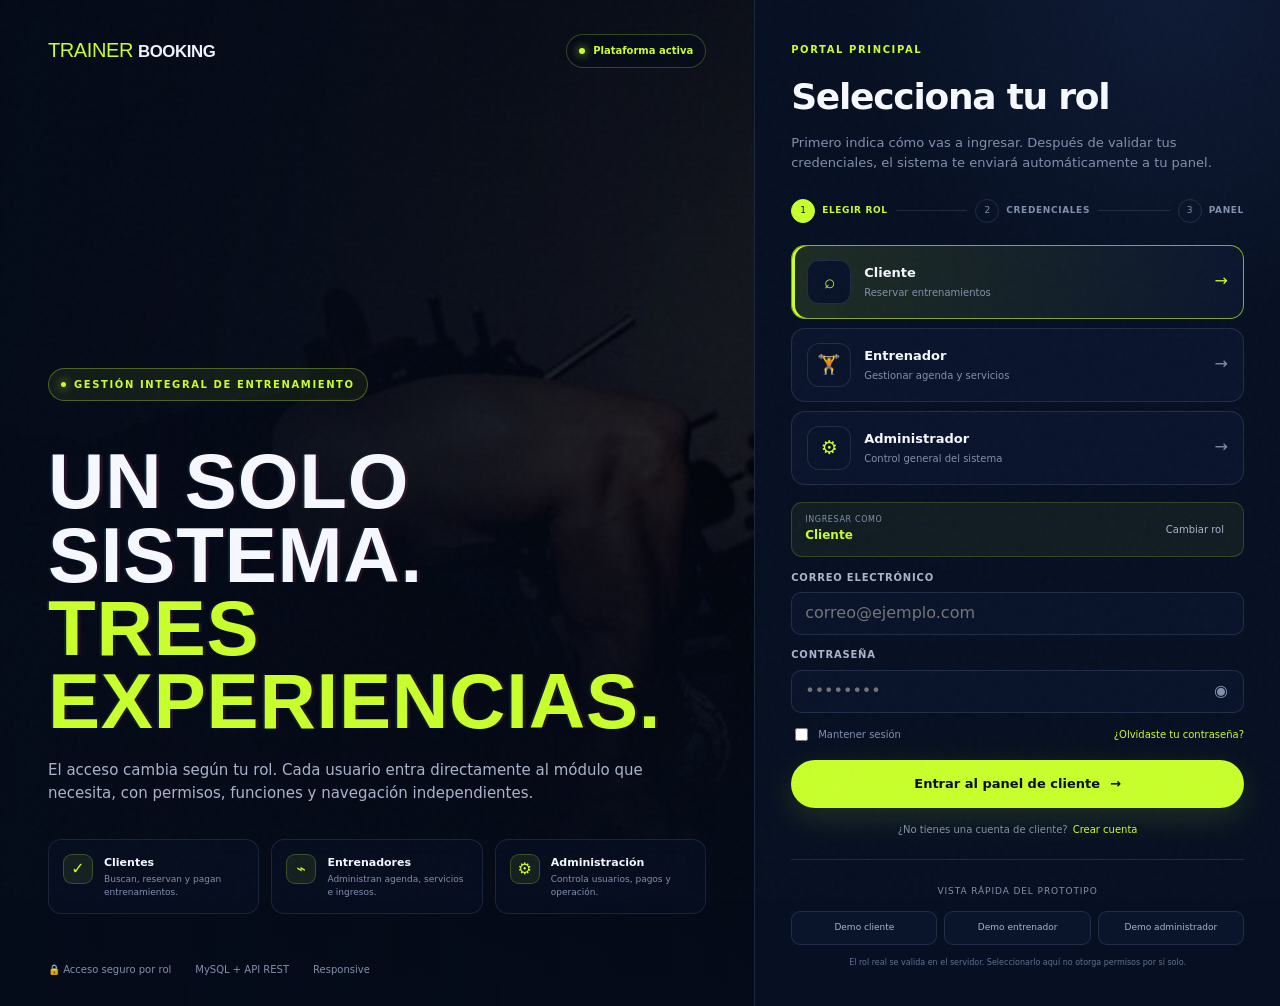
<file: trainer-booking-frontend/index.html>
<!doctype html>
<html lang="es">
<head>
  <meta charset="UTF-8" />
  <meta name="viewport" content="width=device-width, initial-scale=1.0" />
  <meta name="description" content="Acceso por roles a Trainer Booking: cliente, entrenador o administrador." />
  <meta name="theme-color" content="#050b19" />
  <title>Acceso | Trainer Booking</title>
  <link rel="icon" href="data:image/svg+xml,<svg xmlns=%22http://www.w3.org/2000/svg%22 viewBox=%220 0 100 100%22><rect width=%22100%22 height=%22100%22 rx=%2220%22 fill=%22%23c8ff2c%22/><path d=%22M22 44h12v-8h8v28h-8v-8H22zm56 0H66v-8h-8v28h8v-8h12zM42 46h16v8H42z%22 fill=%22%23050b19%22/></svg>" />
  <link rel="stylesheet" href="assets/css/styles.css" />
  <link rel="stylesheet" href="assets/css/portal.css" />
</head>
<body class="portal-body">
  <div class="noise" aria-hidden="true"></div>
  <main class="access-shell">
    <section class="access-visual" aria-label="Presentación de Trainer Booking">
      <img src="assets/images/hero-athlete.jpg" alt="Atleta entrenando" />
      <div class="access-visual-shade"></div>
      <div class="access-brand-row">
        <a class="brand" href="index.html"><span>TRAINER</span><strong>BOOKING</strong></a>
        <span class="system-pill"><i></i> Plataforma activa</span>
      </div>
      <div class="access-copy">
        <div class="eyebrow"><span></span> Gestión integral de entrenamiento</div>
        <h1>UN SOLO SISTEMA.<br><em>TRES EXPERIENCIAS.</em></h1>
        <p>El acceso cambia según tu rol. Cada usuario entra directamente al módulo que necesita, con permisos, funciones y navegación independientes.</p>
        <div class="access-features">
          <div><i>✓</i><span><strong>Clientes</strong><small>Buscan, reservan y pagan entrenamientos.</small></span></div>
          <div><i>⌁</i><span><strong>Entrenadores</strong><small>Administran agenda, servicios e ingresos.</small></span></div>
          <div><i>⚙</i><span><strong>Administración</strong><small>Controla usuarios, pagos y operación.</small></span></div>
        </div>
      </div>
      <div class="access-trust"><span>🔒 Acceso seguro por rol</span><span>MySQL + API REST</span><span>Responsive</span></div>
    </section>

    <section class="access-panel">
      <div class="access-panel-inner">
        <div class="mobile-brand"><a class="brand" href="index.html"><span>TRAINER</span><strong>BOOKING</strong></a></div>
        <div class="access-heading">
          <span class="section-kicker">Portal principal</span>
          <h2>Selecciona tu rol</h2>
          <p>Primero indica cómo vas a ingresar. Después de validar tus credenciales, el sistema te enviará automáticamente a tu panel.</p>
        </div>

        <div class="access-progress" aria-label="Proceso de acceso">
          <div class="active"><span>1</span><small>Elegir rol</small></div>
          <i></i>
          <div><span>2</span><small>Credenciales</small></div>
          <i></i>
          <div><span>3</span><small>Panel</small></div>
        </div>

        <div class="role-grid" id="roleGrid">
          <button class="role-card selected" type="button" data-role="CLIENTE">
            <span class="role-icon">⌕</span>
            <span><strong>Cliente</strong><small>Reservar entrenamientos</small></span>
            <i>→</i>
          </button>
          <button class="role-card" type="button" data-role="ENTRENADOR">
            <span class="role-icon">🏋</span>
            <span><strong>Entrenador</strong><small>Gestionar agenda y servicios</small></span>
            <i>→</i>
          </button>
          <button class="role-card" type="button" data-role="ADMINISTRADOR">
            <span class="role-icon">⚙</span>
            <span><strong>Administrador</strong><small>Control general del sistema</small></span>
            <i>→</i>
          </button>
        </div>

        <div class="selected-role-bar">
          <div><span>Ingresar como</span><strong id="selectedRoleLabel">Cliente</strong></div>
          <button type="button" data-action="change-role">Cambiar rol</button>
        </div>

        <form id="portalLoginForm" class="portal-form" novalidate>
          <input type="hidden" name="rol" id="selectedRole" value="CLIENTE" />
          <label class="field field-full"><span>Correo electrónico</span><input type="email" name="correo" required autocomplete="username" placeholder="correo@ejemplo.com" /></label>
          <label class="field field-full"><span>Contraseña</span><div class="password-control"><input type="password" name="password" required minlength="8" autocomplete="current-password" placeholder="••••••••" /><button type="button" data-action="toggle-password" aria-label="Mostrar contraseña">◉</button></div></label>
          <div class="form-options"><label><input type="checkbox" name="remember" /> Mantener sesión</label><button type="button" data-action="forgot-password">¿Olvidaste tu contraseña?</button></div>
          <button class="btn btn-primary btn-full access-submit" type="submit">Entrar al panel de cliente <span>→</span></button>
        </form>

        <div class="role-register" id="roleRegister">
          <span>¿No tienes una cuenta de cliente?</span>
          <button type="button" data-action="open-role-register">Crear cuenta</button>
        </div>

        <div class="demo-access">
          <span>Vista rápida del prototipo</span>
          <div><button data-demo-role="CLIENTE">Demo cliente</button><button data-demo-role="ENTRENADOR">Demo entrenador</button><button data-demo-role="ADMINISTRADOR">Demo administrador</button></div>
        </div>
        <p class="security-note">El rol real se valida en el servidor. Seleccionarlo aquí no otorga permisos por sí solo.</p>
      </div>
    </section>
  </main>

  <div class="modal-root" id="modalRoot" aria-live="polite"></div>
  <div class="toast-region" id="toastRegion" aria-live="assertive"></div>
  <script>window.TRAINER_BOOKING_CONFIG={apiBase:'http://localhost:8081/api',demoFallback:true};</script>
  <script type="module" src="assets/js/portal.js"></script>
</body>
</html>
</file>
<file: trainer-booking-frontend/assets/css/styles.css>
:root {
  --bg: #050b19;
  --bg-2: #081126;
  --surface: #0d1731;
  --surface-2: #111e3e;
  --surface-3: #172448;
  --line: rgba(139, 159, 205, .18);
  --text: #f6f8ff;
  --muted: #8290ad;
  --muted-2: #a9b5cc;
  --lime: #c8ff2c;
  --lime-2: #a9e900;
  --lime-soft: rgba(200, 255, 44, .09);
  --danger: #ff687b;
  --warning: #ffc857;
  --shadow: 0 24px 70px rgba(0, 0, 0, .38);
  --radius: 18px;
  --container: 1180px;
}

* { box-sizing: border-box; }
html { scroll-behavior: smooth; }
body {
  margin: 0;
  min-width: 320px;
  color: var(--text);
  background: var(--bg);
  font-family: Inter, ui-sans-serif, system-ui, -apple-system, BlinkMacSystemFont, "Segoe UI", sans-serif;
  line-height: 1.55;
  overflow-x: hidden;
}
body.modal-open { overflow: hidden; }
button, input, select, textarea { font: inherit; }
button { color: inherit; }
a { color: inherit; text-decoration: none; }
img { display: block; max-width: 100%; }

.noise {
  position: fixed;
  inset: 0;
  opacity: .035;
  z-index: 30;
  pointer-events: none;
  background-image: url("data:image/svg+xml,%3Csvg viewBox='0 0 200 200' xmlns='http://www.w3.org/2000/svg'%3E%3Cfilter id='n'%3E%3CfeTurbulence type='fractalNoise' baseFrequency='.85' numOctaves='4' stitchTiles='stitch'/%3E%3C/filter%3E%3Crect width='100%25' height='100%25' filter='url(%23n)' opacity='.55'/%3E%3C/svg%3E");
}
.container { width: min(var(--container), calc(100% - 48px)); margin-inline: auto; }

.site-header {
  position: sticky;
  top: 0;
  z-index: 40;
  background: rgba(5, 11, 25, .84);
  border-bottom: 1px solid rgba(255,255,255,.055);
  backdrop-filter: blur(18px);
}
.nav-wrap { height: 70px; display: flex; align-items: center; justify-content: space-between; gap: 28px; }
.brand { display: inline-flex; align-items: baseline; gap: 5px; font-family: Impact, Haettenschweiler, "Arial Narrow Bold", sans-serif; letter-spacing: -.02em; font-size: 20px; white-space: nowrap; }
.brand span { color: var(--lime); }
.brand strong { color: #f0f3fb; font-weight: 800; font-size: .84em; }
.desktop-nav { display: flex; align-items: center; gap: 34px; margin-left: auto; }
.desktop-nav a, .link-button { color: var(--muted-2); font-size: 13px; transition: .2s ease; }
.desktop-nav a:hover, .link-button:hover { color: white; }
.nav-actions { display: flex; align-items: center; gap: 19px; }
.link-button { border: 0; background: none; padding: 0; cursor: pointer; }
.menu-button { display: none; width: 40px; height: 40px; background: transparent; border: 0; padding: 8px; cursor: pointer; }
.menu-button span { display: block; height: 2px; background: #e9edf8; margin: 5px 0; border-radius: 3px; }
.mobile-nav { display: none; }

.btn {
  min-height: 48px;
  padding: 0 24px;
  border: 1px solid transparent;
  border-radius: 999px;
  display: inline-flex;
  align-items: center;
  justify-content: center;
  gap: 10px;
  cursor: pointer;
  font-weight: 800;
  font-size: 13px;
  transition: transform .2s ease, border-color .2s ease, background .2s ease, box-shadow .2s ease;
}
.btn:hover { transform: translateY(-2px); }
.btn:disabled { opacity: .45; cursor: not-allowed; transform: none; }
.btn-primary { background: var(--lime); color: #071018; box-shadow: 0 10px 30px rgba(200,255,44,.13); }
.btn-primary:hover { background: #d4ff58; box-shadow: 0 14px 34px rgba(200,255,44,.23); }
.btn-secondary { background: #102049; border-color: rgba(121, 151, 224, .2); color: #f4f7ff; }
.btn-outline { background: transparent; border-color: rgba(180, 195, 225, .2); color: var(--muted-2); }
.btn-outline:hover { border-color: rgba(200,255,44,.45); color: var(--lime); }
.btn-small { min-height: 38px; padding-inline: 17px; font-size: 12px; }
.btn-card { min-height: 36px; padding: 0 16px; font-size: 11px; }
.btn-full { width: 100%; }

.hero {
  min-height: 720px;
  position: relative;
  display: flex;
  align-items: center;
  border-bottom: 1px solid var(--line);
  overflow: hidden;
  background:
    radial-gradient(circle at 20% 25%, rgba(59, 86, 159, .16), transparent 32%),
    linear-gradient(180deg, #070e1e, #050b19);
}
.hero::after {
  content: "";
  position: absolute;
  inset: auto 0 0;
  height: 170px;
  background: linear-gradient(transparent, var(--bg));
  pointer-events: none;
}
.hero-image {
  position: absolute;
  top: 0;
  right: 0;
  bottom: 0;
  left: 36%;
  width: 64%;
  height: 100%;
  object-fit: cover;
  object-position: center;
  opacity: .76;
  filter: saturate(.75) contrast(1.14);
}
.hero-shade {
  position: absolute;
  inset: 0;
  background:
    linear-gradient(90deg, var(--bg) 0%, rgba(5, 11, 25, .98) 22%, rgba(5,11,25,.78) 51%, rgba(5,11,25,.25) 78%, rgba(5,11,25,.54) 100%),
    linear-gradient(180deg, rgba(5,11,25,.1), rgba(5,11,25,.35));
}
.hero-content { position: relative; z-index: 2; padding-block: 90px 70px; }
.eyebrow, .section-kicker {
  color: var(--lime);
  font-size: 10px;
  letter-spacing: .16em;
  font-weight: 900;
  text-transform: uppercase;
}
.eyebrow { display: inline-flex; align-items: center; gap: 8px; padding: 8px 12px; border: 1px solid rgba(200,255,44,.32); border-radius: 999px; background: rgba(200,255,44,.07); margin-bottom: 24px; }
.eyebrow span { width: 5px; height: 5px; border-radius: 50%; background: var(--lime); box-shadow: 0 0 10px var(--lime); }
.hero h1, .section-heading h2, .cta-card h2 {
  margin: 0;
  max-width: 720px;
  font-family: Impact, Haettenschweiler, "Arial Narrow Bold", sans-serif;
  font-size: clamp(58px, 7.4vw, 108px);
  line-height: .93;
  letter-spacing: .008em;
  text-transform: uppercase;
  font-weight: 900;
  text-wrap: balance;
  text-shadow: 3px 0 rgba(255, 64, 114, .14), -2px 0 rgba(56, 190, 255, .14);
}
.hero h1 em { color: var(--lime); font-style: normal; }
.hero-copy { max-width: 560px; margin: 24px 0 0; color: var(--muted-2); font-size: 15px; }
.hero-actions { display: flex; gap: 12px; margin-top: 31px; }
.hero-proof { display: flex; align-items: center; gap: 16px; margin-top: 45px; color: var(--muted); font-size: 10px; }
.avatar-stack { display: flex; padding-left: 8px; }
.avatar-stack img { width: 32px; height: 32px; border-radius: 50%; object-fit: cover; border: 2px solid var(--bg); margin-left: -8px; }
.stars { color: var(--lime); letter-spacing: 1px; font-size: 9px; }
.hero-proof strong { color: var(--muted-2); font-size: 9px; }
.proof-divider { width: 1px; height: 34px; background: var(--line); }
.proof-item { display: flex; align-items: center; gap: 7px; white-space: nowrap; }
.proof-item i { width: 27px; height: 27px; display: grid; place-items: center; font-style: normal; color: var(--lime); border: 1px solid rgba(200,255,44,.25); border-radius: 50%; background: var(--lime-soft); }

.section { padding: 110px 0; position: relative; }
.section-heading { margin-bottom: 48px; }
.section-heading h2 { font-size: clamp(48px, 5.2vw, 76px); line-height: .95; margin: 12px 0 18px; max-width: 680px; }
.section-heading p { color: var(--muted); max-width: 480px; margin: 0; font-size: 14px; }
.split-heading { display: flex; justify-content: space-between; align-items: flex-end; gap: 50px; }
.split-heading .btn { margin-bottom: 6px; }
.trainers-section { background: linear-gradient(180deg, var(--bg), #071023 54%, var(--bg)); }

.filters {
  display: grid;
  grid-template-columns: 1.6fr .8fr .8fr auto;
  gap: 12px;
  align-items: end;
  margin: -12px 0 24px;
  padding: 16px;
  border: 1px solid var(--line);
  background: rgba(13, 23, 49, .55);
  border-radius: 15px;
}
.filters label, .field { display: flex; flex-direction: column; gap: 7px; }
.filters label span, .field > span { color: var(--muted-2); font-size: 10px; font-weight: 800; text-transform: uppercase; letter-spacing: .08em; }
.filters input, .filters select, .field input, .field select, .field textarea {
  width: 100%;
  min-height: 43px;
  padding: 0 13px;
  border: 1px solid var(--line);
  border-radius: 10px;
  color: var(--text);
  background: #091329;
  outline: none;
  transition: border-color .2s ease, box-shadow .2s ease;
}
.field textarea { min-height: 92px; padding-block: 11px; resize: vertical; }
.filters input:focus, .filters select:focus, .field input:focus, .field select:focus, .field textarea:focus { border-color: rgba(200,255,44,.6); box-shadow: 0 0 0 3px rgba(200,255,44,.07); }
.filter-reset { height: 43px; border: 0; background: transparent; color: var(--muted); cursor: pointer; font-size: 12px; padding-inline: 10px; }
.filter-reset:hover { color: var(--lime); }

.trainer-grid { display: grid; grid-template-columns: repeat(4, minmax(0, 1fr)); gap: 18px; }
.trainer-card { border: 1px solid var(--line); background: var(--surface); border-radius: var(--radius); overflow: hidden; min-width: 0; transition: transform .25s ease, border-color .25s ease, box-shadow .25s ease; }
.trainer-card:hover { transform: translateY(-7px); border-color: rgba(200,255,44,.28); box-shadow: var(--shadow); }
.trainer-photo { position: relative; height: 210px; overflow: hidden; background: #121c36; }
.trainer-photo img { width: 100%; height: 100%; object-fit: cover; transition: transform .5s ease; }
.trainer-card:hover .trainer-photo img { transform: scale(1.035); }
.photo-shade { position: absolute; inset: 0; background: linear-gradient(180deg, transparent 35%, rgba(13,23,49,.88)); }
.availability-dot, .rating-pill { position: absolute; top: 12px; z-index: 2; padding: 5px 8px; background: rgba(7,13,27,.75); border: 1px solid rgba(255,255,255,.12); backdrop-filter: blur(8px); border-radius: 999px; font-size: 9px; font-weight: 800; }
.availability-dot { left: 12px; color: var(--lime); }
.availability-dot i, .profile-status i, .api-badge i { display: inline-block; width: 5px; height: 5px; border-radius: 50%; background: var(--lime); margin-right: 5px; box-shadow: 0 0 8px rgba(200,255,44,.9); }
.rating-pill { right: 12px; color: #f6f8ff; }
.trainer-body { padding: 16px; }
.trainer-body h3 { margin: 0 0 4px; font-size: 15px; }
.trainer-body > p { color: var(--muted); font-size: 10px; line-height: 1.55; min-height: 47px; margin: 0 0 10px; }
.trainer-meta { display: flex; justify-content: space-between; color: #8794af; font-size: 9px; }
.tag-list { display: flex; flex-wrap: wrap; gap: 6px; margin: 12px 0; }
.tag-list span, .profile-tags span { padding: 5px 8px; border-radius: 999px; border: 1px solid rgba(154,173,215,.18); background: rgba(104,128,185,.07); color: #97a5c3; font-size: 9px; }
.next-slot { display: flex; align-items: center; gap: 9px; background: rgba(200,255,44,.07); border: 1px solid rgba(200,255,44,.18); padding: 9px; border-radius: 9px; }
.next-slot i { color: var(--lime); font-style: normal; }
.next-slot strong, .next-slot small { display: block; }
.next-slot strong { color: var(--lime); font-size: 9px; }
.next-slot small { color: var(--muted); font-size: 8px; }
.trainer-footer { display: flex; align-items: flex-end; justify-content: space-between; margin-top: 13px; }
.trainer-footer small, .trainer-footer strong { display: block; }
.trainer-footer small { color: var(--muted); font-size: 8px; }
.trainer-footer strong { font-size: 14px; }
.empty-state { border: 1px dashed var(--line); border-radius: var(--radius); padding: 36px; color: var(--muted); text-align: center; }

.services-section { border-top: 1px solid var(--line); border-bottom: 1px solid var(--line); }
.service-heading { display: grid; grid-template-columns: 1fr .75fr; align-items: center; gap: 80px; }
.service-heading p { justify-self: end; }
.services-grid { display: grid; grid-template-columns: 1.05fr 1fr 1fr; grid-template-rows: repeat(2, 250px); gap: 16px; }
.service-card { position: relative; display: flex; flex-direction: column; overflow: hidden; border: 1px solid var(--line); background: var(--surface); border-radius: 15px; transition: transform .25s ease, border-color .25s ease; }
.service-card:hover { transform: translateY(-5px); border-color: rgba(200,255,44,.28); }
.service-large { grid-row: 1 / span 2; }
.service-image { position: relative; height: 102px; overflow: hidden; flex: none; }
.service-large .service-image { height: 240px; }
.service-image img { width: 100%; height: 100%; object-fit: cover; }
.service-image::after { content: ""; position: absolute; inset: 0; background: linear-gradient(transparent, rgba(13,23,49,.6)); }
.service-image span { position: absolute; top: 10px; left: 10px; z-index: 1; color: var(--lime); background: rgba(5,11,25,.78); border: 1px solid rgba(200,255,44,.25); padding: 5px 8px; border-radius: 999px; font-size: 8px; }
.service-content { display: flex; flex-direction: column; flex: 1; padding: 13px 15px; min-height: 0; }
.service-content > i { width: 28px; height: 28px; display: grid; place-items: center; background: var(--lime-soft); border: 1px solid rgba(200,255,44,.18); color: var(--lime); border-radius: 8px; font-style: normal; margin-bottom: 8px; }
.service-content h3 { margin: 0 0 4px; font-size: 13px; text-transform: uppercase; font-weight: 900; }
.service-large .service-content h3 { font-family: Impact, Haettenschweiler, "Arial Narrow Bold", sans-serif; font-size: 24px; letter-spacing: .02em; }
.service-content p { margin: 0; color: var(--muted); font-size: 9px; line-height: 1.5; }
.service-footer { margin-top: auto; padding-top: 9px; border-top: 1px solid var(--line); display: flex; align-items: center; justify-content: space-between; gap: 10px; }
.service-footer strong { font-size: 10px; }
.service-footer button { border: 1px solid rgba(200,255,44,.4); background: transparent; color: var(--lime); border-radius: 999px; padding: 5px 10px; cursor: pointer; font-size: 9px; }

.benefits-section { background: radial-gradient(circle at 70% 18%, rgba(46,73,144,.16), transparent 35%); }
.benefits-top { display: grid; grid-template-columns: .9fr 1.15fr; gap: 100px; align-items: center; }
.benefits-top h2 { margin: 13px 0 18px; font-family: Impact, Haettenschweiler, "Arial Narrow Bold", sans-serif; text-transform: uppercase; font-size: clamp(47px, 5.2vw, 74px); line-height: .96; }
.benefits-top > div:first-child > p { max-width: 470px; color: var(--muted); font-size: 14px; margin: 0 0 24px; }
.benefit-list { display: grid; gap: 14px; }
.benefit-list article { display: flex; gap: 16px; padding: 18px; border: 1px solid var(--line); background: var(--surface); border-radius: 14px; }
.benefit-list article > i, .feature-grid article > i { width: 42px; height: 42px; display: grid; place-items: center; border: 1px solid rgba(200,255,44,.22); color: var(--lime); background: var(--lime-soft); border-radius: 10px; flex: none; font-style: normal; }
.benefit-list h3, .feature-grid h3 { margin: 0 0 5px; font-size: 14px; }
.benefit-list p, .feature-grid p { margin: 0; color: var(--muted); font-size: 11px; }
.feature-grid { display: grid; grid-template-columns: repeat(3, 1fr); gap: 16px; margin-top: 38px; }
.feature-grid article { padding: 22px; border: 1px solid var(--line); border-radius: 14px; background: rgba(13,23,49,.86); }
.feature-grid article > i { margin-bottom: 18px; }

.process-section { border-top: 1px solid var(--line); background: linear-gradient(180deg, #071023, var(--bg)); }
.centered { text-align: center; }
.centered h2, .centered p { margin-inline: auto; }
.process-grid { display: grid; grid-template-columns: repeat(4, 1fr); gap: 16px; }
.process-grid article { position: relative; border: 1px solid var(--line); background: var(--surface); border-radius: 16px; padding: 25px; min-height: 210px; }
.process-grid article > span { position: absolute; right: 18px; top: 13px; font-family: Impact, sans-serif; font-size: 35px; color: rgba(200,255,44,.09); }
.process-grid i { width: 42px; height: 42px; display: grid; place-items: center; border-radius: 11px; color: var(--lime); background: var(--lime-soft); border: 1px solid rgba(200,255,44,.18); font-style: normal; }
.process-grid h3 { margin: 26px 0 8px; }
.process-grid p { margin: 0; color: var(--muted); font-size: 12px; }

.cta-section { padding: 30px 0 110px; }
.cta-card { display: flex; align-items: center; justify-content: space-between; gap: 60px; padding: 56px; border: 1px solid rgba(200,255,44,.22); border-radius: 24px; background: radial-gradient(circle at 85% 15%, rgba(200,255,44,.1), transparent 30%), var(--surface); }
.cta-card h2 { font-size: clamp(40px, 5vw, 65px); margin-top: 12px; }
.footer { padding: 70px 0 20px; border-top: 1px solid var(--line); background: #030815; }
.footer-grid { display: grid; grid-template-columns: 1.5fr repeat(3, 1fr); gap: 55px; }
.footer-grid p { max-width: 310px; color: var(--muted); font-size: 12px; }
.footer h4 { margin: 0 0 15px; font-size: 12px; text-transform: uppercase; letter-spacing: .1em; }
.footer-grid > div:not(:first-child) { display: flex; flex-direction: column; align-items: flex-start; gap: 9px; }
.footer a, .footer button, .footer span { color: var(--muted); font-size: 12px; }
.footer button { border: 0; padding: 0; background: none; cursor: pointer; }
.footer a:hover, .footer button:hover { color: var(--lime); }
.footer-bottom { display: flex; justify-content: space-between; border-top: 1px solid var(--line); margin-top: 48px; padding-top: 18px; }
.footer-bottom span { font-size: 10px; }

.api-badge { position: fixed; left: 14px; bottom: 14px; z-index: 35; display: flex; align-items: center; padding: 7px 10px; border: 1px solid rgba(255,200,87,.25); border-radius: 999px; background: rgba(5,11,25,.84); color: #d5b467; font-size: 9px; backdrop-filter: blur(10px); }
.api-badge i { background: var(--warning); box-shadow: 0 0 8px var(--warning); }
.api-badge.live { color: var(--lime); border-color: rgba(200,255,44,.25); }
.api-badge.live i { background: var(--lime); }

.modal-root:empty { display: none; }
.modal-backdrop { position: fixed; inset: 0; z-index: 80; background: rgba(1,5,13,.76); backdrop-filter: blur(9px); }
.modal { position: fixed; top: 50%; left: 50%; z-index: 81; width: min(560px, calc(100% - 30px)); max-height: min(90vh, 900px); overflow: auto; transform: translate(-50%, -47%) scale(.98); opacity: 0; transition: .2s ease; background: #091329; border: 1px solid rgba(153,174,221,.2); border-radius: 22px; box-shadow: 0 35px 100px rgba(0,0,0,.65); }
.modal.visible { transform: translate(-50%, -50%) scale(1); opacity: 1; }
.modal-wide { width: min(900px, calc(100% - 30px)); }
.modal-close { position: absolute; right: 15px; top: 15px; z-index: 5; width: 34px; height: 34px; border-radius: 50%; border: 1px solid rgba(255,255,255,.12); background: rgba(5,11,25,.68); color: white; cursor: pointer; font-size: 22px; line-height: 1; }
.modal::-webkit-scrollbar { width: 8px; }
.modal::-webkit-scrollbar-thumb { background: #243252; border-radius: 10px; }

.profile-hero { height: 320px; position: relative; overflow: hidden; }
.profile-hero img { width: 100%; height: 100%; object-fit: cover; }
.profile-gradient { position: absolute; inset: 0; background: linear-gradient(180deg, transparent 20%, #091329); }
.profile-status { position: absolute; left: 26px; top: 24px; padding: 7px 10px; color: var(--lime); border: 1px solid rgba(200,255,44,.24); background: rgba(5,11,25,.7); border-radius: 999px; font-size: 9px; }
.profile-content { padding: 0 30px 32px; margin-top: -35px; position: relative; }
.profile-title { display: flex; justify-content: space-between; gap: 24px; align-items: flex-start; }
.profile-title > div:first-child > span, .booking-head > span, .dashboard-head span, .success-modal > span { color: var(--lime); font-size: 9px; font-weight: 900; text-transform: uppercase; letter-spacing: .12em; }
.profile-title h2, .booking-head h2, .dashboard-head h2, .success-modal h2 { margin: 7px 0 6px; font-size: 30px; line-height: 1.1; }
.profile-title p, .booking-head p, .dashboard-head p, .success-modal p { color: var(--muted); font-size: 12px; margin: 0; max-width: 600px; }
.profile-score { text-align: right; flex: none; }
.profile-score strong, .profile-score small { display: block; }
.profile-score strong { color: var(--lime); font-size: 18px; }
.profile-score small { color: var(--muted); font-size: 9px; }
.profile-stats { display: grid; grid-template-columns: repeat(3, 1fr); gap: 10px; margin: 25px 0 15px; }
.profile-stats > div { padding: 15px; text-align: center; border: 1px solid var(--line); background: var(--surface); border-radius: 11px; }
.profile-stats strong, .profile-stats span { display: block; }
.profile-stats strong { color: var(--lime); font-size: 20px; }
.profile-stats span { color: var(--muted); font-size: 9px; }
.profile-tags { display: flex; flex-wrap: wrap; gap: 7px; }
.modal-section-title { font-size: 14px; margin: 28px 0 12px; }
.profile-services { display: grid; gap: 10px; }
.profile-services article { display: flex; justify-content: space-between; gap: 18px; padding: 17px; border: 1px solid var(--line); border-radius: 12px; background: var(--surface); }
.profile-services article > div:last-child { display: flex; flex-direction: column; align-items: flex-end; justify-content: space-between; flex: none; }
.profile-services span { color: var(--lime); font-size: 8px; }
.profile-services h4 { margin: 4px 0; font-size: 14px; }
.profile-services p, .profile-services small { color: var(--muted); font-size: 9px; margin: 0; }
.profile-services strong { font-size: 14px; }

.booking-modal, .auth-modal, .success-modal, .dashboard-modal { padding: 30px; }
.booking-steps { display: flex; align-items: center; margin-bottom: 28px; padding-right: 45px; }
.booking-steps > div { display: flex; align-items: center; flex: 1; position: relative; }
.booking-steps > div:not(:last-child)::after { content: ""; height: 1px; flex: 1; background: var(--line); margin: 0 8px; }
.booking-steps span { width: 26px; height: 26px; border-radius: 50%; display: grid; place-items: center; border: 1px solid var(--line); color: var(--muted); font-size: 10px; flex: none; }
.booking-steps small { display: none; }
.booking-steps .active span { border-color: var(--lime); background: var(--lime); color: #06101a; font-weight: 900; }
.booking-steps .active:not(:last-child)::after { background: rgba(200,255,44,.35); }
.booking-head { margin-bottom: 23px; }
.booking-summary { display: flex; align-items: center; gap: 14px; padding: 14px; border: 1px solid var(--line); background: var(--surface); border-radius: 13px; }
.booking-summary img { width: 63px; height: 63px; object-fit: cover; border-radius: 11px; }
.booking-summary small { color: var(--muted); font-size: 9px; }
.booking-summary h3 { margin: 2px 0; font-size: 15px; }
.booking-summary p { margin: 0; color: var(--muted); font-size: 10px; }
.selected-service { display: flex; justify-content: space-between; gap: 15px; padding: 17px; margin: 12px 0 20px; border: 1px solid rgba(200,255,44,.19); background: var(--lime-soft); border-radius: 13px; }
.selected-service span { color: var(--lime); font-size: 8px; }
.selected-service h3 { margin: 4px 0; font-size: 15px; }
.selected-service p, .selected-service small { color: var(--muted); font-size: 9px; margin: 0; }
.selected-service > strong { white-space: nowrap; }
.slot-head { display: flex; justify-content: space-between; align-items: center; margin: 20px 0 10px; }
.slot-head h3 { font-size: 12px; margin: 0; }
.slot-head small { color: var(--lime); font-size: 10px; }
.slot-grid { display: grid; grid-template-columns: repeat(4, 1fr); gap: 8px; min-height: 92px; margin-bottom: 19px; }
.slot { height: 42px; border: 1px solid var(--line); color: var(--muted-2); background: var(--surface); border-radius: 9px; cursor: pointer; font-size: 11px; }
.slot:hover, .slot.selected { border-color: var(--lime); color: #071018; background: var(--lime); font-weight: 900; }
.slot-loading, .slot-empty { grid-column: 1 / -1; display: grid; place-items: center; color: var(--muted); font-size: 11px; border: 1px dashed var(--line); border-radius: 10px; }
.payment-summary { display: grid; gap: 10px; padding: 17px; border: 1px solid var(--line); border-radius: 13px; background: var(--surface); }
.payment-summary > div { display: flex; justify-content: space-between; gap: 15px; font-size: 11px; }
.payment-summary span { color: var(--muted); }
.payment-summary .total { border-top: 1px solid var(--line); padding-top: 11px; font-size: 15px; }
.payment-summary .total strong { color: var(--lime); }
.payment-methods { display: grid; gap: 9px; margin: 12px 0 18px; }
.payment-option { display: flex; align-items: center; gap: 12px; padding: 13px; border: 1px solid var(--line); border-radius: 11px; background: var(--surface); cursor: pointer; }
.payment-option.selected { border-color: rgba(200,255,44,.5); background: var(--lime-soft); }
.payment-option input { accent-color: var(--lime); }
.payment-option > i { width: 33px; height: 33px; display: grid; place-items: center; border-radius: 8px; color: var(--lime); background: var(--lime-soft); font-style: normal; }
.payment-option strong, .payment-option small { display: block; }
.payment-option strong { font-size: 11px; }
.payment-option small { color: var(--muted); font-size: 9px; }
.payment-note { margin: 11px 0 0; text-align: center; color: var(--muted); font-size: 9px; }

.auth-modal .brand { margin-bottom: 23px; }
.form-grid { display: grid; grid-template-columns: repeat(2, 1fr); gap: 12px; }
.field-full { grid-column: 1 / -1; }
.auth-footer { margin-top: 18px; color: var(--muted); text-align: center; font-size: 11px; }
.auth-footer button { border: 0; background: none; color: var(--lime); cursor: pointer; }

.success-modal { text-align: center; padding: 42px 35px; }
.success-icon { width: 68px; height: 68px; display: grid; place-items: center; margin: 0 auto 20px; border-radius: 50%; background: var(--lime); color: #071018; font-size: 30px; font-weight: 900; box-shadow: 0 0 0 12px rgba(200,255,44,.06); }
.success-modal p { margin: 12px auto 23px; }

.dashboard-head { display: flex; justify-content: space-between; gap: 20px; align-items: flex-start; }
.dashboard-tabs { display: flex; gap: 6px; border-bottom: 1px solid var(--line); margin: 22px 0 14px; }
.dashboard-tabs button { border: 0; background: transparent; color: var(--muted); padding: 10px 12px; font-size: 10px; cursor: pointer; }
.dashboard-tabs button.active { color: var(--lime); border-bottom: 2px solid var(--lime); }
.reservation-list { display: grid; gap: 10px; }
.reservation-list article { display: grid; grid-template-columns: 70px 1fr auto; gap: 15px; align-items: center; border: 1px solid var(--line); background: var(--surface); border-radius: 13px; padding: 13px; }
.reservation-date { height: 64px; display: grid; place-content: center; text-align: center; background: var(--lime-soft); border: 1px solid rgba(200,255,44,.18); border-radius: 10px; }
.reservation-date strong { color: var(--lime); font-size: 24px; line-height: 1; }
.reservation-date span { text-transform: uppercase; font-size: 8px; }
.reservation-info h3 { margin: 4px 0; font-size: 14px; }
.reservation-info p, .reservation-info small { color: var(--muted); font-size: 9px; margin: 0; }
.status { display: inline-block; padding: 4px 7px; border-radius: 999px; font-size: 7px; font-weight: 900; text-transform: uppercase; letter-spacing: .05em; }
.status-confirmada, .status-completada { color: var(--lime); background: var(--lime-soft); }
.status-pendiente_pago { color: var(--warning); background: rgba(255,200,87,.1); }
.status-cancelada { color: var(--danger); background: rgba(255,104,123,.1); }
.reservation-more { border: 0; background: transparent; color: var(--muted); cursor: pointer; }
.dashboard-empty { text-align: center; padding: 48px 20px; border: 1px dashed var(--line); border-radius: 13px; }
.dashboard-empty i { width: 50px; height: 50px; display: grid; place-items: center; margin: auto; border-radius: 50%; color: var(--lime); background: var(--lime-soft); font-style: normal; }
.dashboard-empty h3 { margin: 14px 0 4px; }
.dashboard-empty p { margin: 0 0 18px; color: var(--muted); font-size: 11px; }

.toast-region { position: fixed; right: 18px; bottom: 18px; z-index: 120; display: grid; gap: 9px; pointer-events: none; }
.toast { display: flex; align-items: center; gap: 10px; width: min(360px, calc(100vw - 36px)); padding: 13px 15px; border: 1px solid var(--line); border-radius: 12px; background: rgba(9,19,41,.96); box-shadow: var(--shadow); color: var(--muted-2); font-size: 11px; transform: translateX(120%); transition: .25s ease; }
.toast.show { transform: translateX(0); }
.toast i { width: 26px; height: 26px; display: grid; place-items: center; border-radius: 50%; background: var(--surface-3); font-style: normal; flex: none; }
.toast-success i { color: var(--lime); background: var(--lime-soft); }
.toast-error i { color: var(--danger); background: rgba(255,104,123,.1); }

@media (max-width: 1050px) {
  .trainer-grid { grid-template-columns: repeat(2, minmax(0, 1fr)); }
  .services-grid { grid-template-columns: repeat(2, 1fr); grid-template-rows: 330px 250px 250px; }
  .service-large { grid-row: 1; grid-column: 1 / -1; }
  .service-large .service-image { height: 190px; }
  .benefits-top { gap: 45px; }
  .process-grid { grid-template-columns: repeat(2, 1fr); }
}

@media (max-width: 820px) {
  .container { width: min(100% - 30px, var(--container)); }
  .desktop-nav, .nav-actions { display: none; }
  .menu-button { display: block; }
  .mobile-nav { position: absolute; top: 70px; left: 0; right: 0; display: grid; gap: 2px; padding: 14px 15px 18px; background: rgba(5,11,25,.98); border-bottom: 1px solid var(--line); transform: translateY(-130%); opacity: 0; pointer-events: none; transition: .22s ease; }
  .mobile-nav.open { transform: translateY(0); opacity: 1; pointer-events: auto; }
  .mobile-nav a, .mobile-nav .link-button { padding: 12px 5px; text-align: left; }
  .mobile-nav .btn { margin-top: 7px; }
  .hero { min-height: 710px; align-items: flex-start; }
  .hero-image { top: 0; right: 0; bottom: 0; left: 0; width: 100%; height: 100%; object-position: 67% center; opacity: .66; }
  .hero-shade { background: linear-gradient(180deg, rgba(5,11,25,.28), rgba(5,11,25,.88) 52%, var(--bg) 92%), linear-gradient(90deg, var(--bg), rgba(5,11,25,.26)); }
  .hero-content { padding-top: 70px; }
  .hero h1 { max-width: 590px; font-size: clamp(55px, 13vw, 82px); }
  .hero-copy { max-width: 500px; }
  .hero-proof { flex-wrap: wrap; }
  .proof-divider { display: none; }
  .section { padding: 82px 0; }
  .split-heading, .service-heading, .benefits-top { grid-template-columns: 1fr; display: grid; gap: 28px; }
  .split-heading { align-items: start; }
  .split-heading .btn { justify-self: start; }
  .service-heading p { justify-self: start; }
  .filters { grid-template-columns: 1fr 1fr; }
  .filters label:first-child { grid-column: 1 / -1; }
  .feature-grid { grid-template-columns: 1fr; }
  .cta-card { padding: 38px; flex-direction: column; align-items: flex-start; }
  .footer-grid { grid-template-columns: 1fr 1fr; }
}

@media (max-width: 560px) {
  .nav-wrap { height: 62px; }
  .mobile-nav { top: 62px; }
  .hero { min-height: 650px; }
  .hero-content { padding-top: 52px; }
  .hero h1 { font-size: clamp(47px, 14.7vw, 68px); }
  .hero-copy { font-size: 13px; }
  .hero-actions { display: grid; }
  .hero-actions .btn { width: 100%; }
  .hero-proof { gap: 10px 12px; margin-top: 28px; }
  .proof-item { font-size: 8px; }
  .section-heading h2 { font-size: 47px; }
  .filters { grid-template-columns: 1fr; }
  .filters label:first-child { grid-column: auto; }
  .trainer-grid { grid-template-columns: 1fr; }
  .trainer-photo { height: 270px; }
  .services-grid { display: grid; grid-template-columns: 1fr; grid-template-rows: none; }
  .service-large { grid-column: auto; grid-row: auto; }
  .service-card, .service-large { min-height: 355px; }
  .service-image, .service-large .service-image { height: 190px; }
  .benefits-top h2 { font-size: 47px; }
  .process-grid { grid-template-columns: 1fr; }
  .cta-card { padding: 30px 22px; }
  .footer-grid { grid-template-columns: 1fr; }
  .footer-bottom { flex-direction: column; gap: 7px; }
  .profile-hero { height: 255px; }
  .profile-content { padding-inline: 18px; }
  .profile-title { flex-direction: column; }
  .profile-score { text-align: left; }
  .profile-stats { grid-template-columns: 1fr; }
  .profile-services article { flex-direction: column; }
  .profile-services article > div:last-child { flex-direction: row; align-items: center; }
  .booking-modal, .auth-modal, .success-modal, .dashboard-modal { padding: 23px 18px; }
  .slot-grid { grid-template-columns: repeat(2, 1fr); }
  .form-grid { grid-template-columns: 1fr; }
  .field-full { grid-column: auto; }
  .dashboard-head { flex-direction: column; }
  .reservation-list article { grid-template-columns: 58px 1fr; }
  .reservation-more { display: none; }
}
</file>
<file: trainer-booking-frontend/assets/css/portal.css>
.portal-body { min-height: 100vh; overflow: auto; }
.access-shell { min-height: 100vh; display: grid; grid-template-columns: minmax(0, 1.18fr) minmax(470px, .82fr); background: #050b19; }
.access-visual { position: relative; min-height: 100vh; overflow: hidden; border-right: 1px solid var(--line); }
.access-visual > img { position: absolute; inset: 0; width: 100%; height: 100%; object-fit: cover; object-position: 58% center; filter: saturate(.78) contrast(1.12); }
.access-visual-shade { position: absolute; inset: 0; background: linear-gradient(90deg, rgba(5,11,25,.94), rgba(5,11,25,.58) 54%, rgba(5,11,25,.28)), linear-gradient(180deg, rgba(5,11,25,.35), rgba(5,11,25,.18) 45%, #050b19 100%); }
.access-brand-row { position: absolute; z-index: 2; top: 34px; left: 48px; right: 48px; display: flex; align-items: center; justify-content: space-between; }
.system-pill { display: inline-flex; align-items: center; gap: 8px; padding: 8px 12px; border: 1px solid rgba(200,255,44,.24); border-radius: 999px; color: var(--lime); background: rgba(5,11,25,.58); font-size: 10px; font-weight: 800; backdrop-filter: blur(12px); }
.system-pill i { width: 6px; height: 6px; border-radius: 50%; background: var(--lime); box-shadow: 0 0 10px var(--lime); }
.access-copy { position: absolute; z-index: 2; left: 48px; right: 48px; bottom: 92px; max-width: 760px; }
.access-copy h1 { margin: 20px 0 20px; font-family: Impact, Haettenschweiler, "Arial Narrow Bold", sans-serif; font-size: clamp(58px, 6.1vw, 94px); line-height: .94; letter-spacing: .01em; text-transform: uppercase; text-shadow: 3px 0 rgba(255, 64, 114, .12), -2px 0 rgba(56, 190, 255, .12); }
.access-copy h1 em { color: var(--lime); font-style: normal; }
.access-copy > p { max-width: 650px; margin: 0; color: var(--muted-2); font-size: 15px; }
.access-features { display: grid; grid-template-columns: repeat(3, 1fr); gap: 12px; margin-top: 34px; }
.access-features > div { display: flex; align-items: flex-start; gap: 11px; padding: 14px; border: 1px solid rgba(139,159,205,.15); border-radius: 13px; background: rgba(8,17,38,.56); backdrop-filter: blur(10px); }
.access-features i { width: 30px; height: 30px; flex: none; display: grid; place-items: center; border-radius: 9px; color: var(--lime); border: 1px solid rgba(200,255,44,.22); background: rgba(200,255,44,.08); font-style: normal; }
.access-features strong, .access-features small { display: block; }
.access-features strong { font-size: 11px; }
.access-features small { margin-top: 2px; color: var(--muted); font-size: 9px; line-height: 1.4; }
.access-trust { position: absolute; z-index: 2; bottom: 28px; left: 48px; right: 48px; display: flex; gap: 24px; color: var(--muted); font-size: 10px; }
.access-panel { display: grid; place-items: center; min-height: 100vh; padding: 36px; background: radial-gradient(circle at 80% 0%, rgba(63,96,180,.13), transparent 30%), #071022; }
.access-panel-inner { width: min(100%, 540px); }
.mobile-brand { display: none; margin-bottom: 28px; }
.access-heading h2 { margin: 8px 0 8px; font-size: 36px; letter-spacing: -.035em; }
.access-heading p { margin: 0; color: var(--muted); font-size: 13px; }
.access-progress { display: grid; grid-template-columns: auto 1fr auto 1fr auto; align-items: center; gap: 8px; margin: 26px 0 22px; }
.access-progress > div { display: flex; align-items: center; gap: 7px; color: var(--muted); }
.access-progress > div span { width: 24px; height: 24px; display: grid; place-items: center; border: 1px solid var(--line); border-radius: 50%; font-size: 9px; }
.access-progress > div small { font-size: 9px; font-weight: 800; text-transform: uppercase; letter-spacing: .07em; white-space: nowrap; }
.access-progress > div.active { color: var(--lime); }
.access-progress > div.active span { color: #06101a; border-color: var(--lime); background: var(--lime); }
.access-progress > i { height: 1px; background: var(--line); }
.role-grid { display: grid; gap: 9px; }
.role-card { width: 100%; min-height: 74px; display: grid; grid-template-columns: 44px 1fr auto; align-items: center; gap: 13px; padding: 13px 15px; border: 1px solid var(--line); border-radius: 14px; color: var(--text); background: rgba(13,23,49,.72); cursor: pointer; text-align: left; transition: .2s ease; }
.role-card:hover { transform: translateX(3px); border-color: rgba(200,255,44,.28); }
.role-card.selected { border-color: rgba(200,255,44,.62); background: linear-gradient(90deg, rgba(200,255,44,.12), rgba(13,23,49,.84)); box-shadow: inset 3px 0 var(--lime); }
.role-icon { width: 44px; height: 44px; display: grid; place-items: center; border: 1px solid rgba(139,159,205,.18); border-radius: 12px; background: #091329; color: var(--lime); font-size: 19px; }
.role-card strong, .role-card small { display: block; }
.role-card strong { font-size: 13px; }
.role-card small { margin-top: 2px; color: var(--muted); font-size: 10px; }
.role-card > i { color: var(--muted); font-style: normal; }
.role-card.selected > i { color: var(--lime); }
.selected-role-bar { display: flex; align-items: center; justify-content: space-between; gap: 14px; margin: 17px 0 13px; padding: 11px 13px; border: 1px solid rgba(200,255,44,.18); border-radius: 11px; background: rgba(200,255,44,.055); }
.selected-role-bar span, .selected-role-bar strong { display: block; }
.selected-role-bar span { color: var(--muted); font-size: 8px; text-transform: uppercase; letter-spacing: .08em; }
.selected-role-bar strong { color: var(--lime); font-size: 12px; }
.selected-role-bar button { border: 0; background: none; color: var(--muted-2); cursor: pointer; font-size: 10px; }
.portal-form { display: grid; gap: 12px; }
.password-control { position: relative; }
.password-control input { padding-right: 46px; }
.password-control button { position: absolute; right: 6px; top: 50%; transform: translateY(-50%); width: 34px; height: 34px; border: 0; border-radius: 9px; background: transparent; color: var(--muted); cursor: pointer; }
.form-options { display: flex; align-items: center; justify-content: space-between; gap: 12px; color: var(--muted); font-size: 10px; }
.form-options label { display: inline-flex; align-items: center; gap: 7px; }
.form-options input { accent-color: var(--lime); }
.form-options button, .role-register button { padding: 0; border: 0; background: none; color: var(--lime); cursor: pointer; font-size: inherit; }
.access-submit { margin-top: 4px; }
.role-register { display: flex; align-items: center; justify-content: center; gap: 5px; margin-top: 14px; color: var(--muted); font-size: 10px; }
.demo-access { margin-top: 22px; padding-top: 17px; border-top: 1px solid var(--line); text-align: center; }
.demo-access > span { color: var(--muted); font-size: 9px; text-transform: uppercase; letter-spacing: .1em; }
.demo-access > div { display: flex; gap: 7px; margin-top: 9px; }
.demo-access button { flex: 1; min-height: 34px; border: 1px solid var(--line); border-radius: 9px; color: var(--muted-2); background: rgba(13,23,49,.65); cursor: pointer; font-size: 9px; }
.demo-access button:hover { color: var(--lime); border-color: rgba(200,255,44,.3); }
.security-note { margin: 12px 0 0; text-align: center; color: #60708f; font-size: 8px; }
.portal-register { padding: 30px; }
.portal-register .brand { margin-bottom: 20px; }
.register-role-chip { display: inline-flex; align-items: center; gap: 8px; margin-bottom: 9px; padding: 6px 9px; border-radius: 999px; color: var(--lime); background: var(--lime-soft); border: 1px solid rgba(200,255,44,.18); font-size: 9px; font-weight: 900; text-transform: uppercase; letter-spacing: .08em; }
.portal-register h2 { margin: 0 0 5px; font-size: 28px; }
.portal-register > p { margin: 0 0 20px; color: var(--muted); font-size: 11px; }
.admin-info { padding: 18px; border: 1px solid var(--line); border-radius: 13px; background: var(--surface); color: var(--muted-2); font-size: 11px; }
.admin-info strong { display: block; color: var(--text); margin-bottom: 5px; }

@media (max-width: 1080px) {
  .access-shell { grid-template-columns: .95fr 1.05fr; }
  .access-features { grid-template-columns: 1fr; max-width: 460px; }
  .access-copy h1 { font-size: 58px; }
}
@media (max-width: 820px) {
  .access-shell { display: block; }
  .access-visual { min-height: 330px; border-right: 0; border-bottom: 1px solid var(--line); }
  .access-brand-row { top: 22px; left: 24px; right: 24px; }
  .access-copy { left: 24px; right: 24px; bottom: 34px; }
  .access-copy h1 { font-size: clamp(42px, 11vw, 70px); margin: 13px 0 12px; }
  .access-copy > p, .access-features, .access-trust { display: none; }
  .access-panel { min-height: auto; padding: 34px 20px 46px; }
}
@media (max-width: 520px) {
  .access-visual { min-height: 260px; }
  .system-pill { display: none; }
  .access-copy h1 { font-size: 43px; }
  .access-panel { padding-inline: 15px; }
  .access-heading h2 { font-size: 30px; }
  .access-progress small { display: none; }
  .access-progress { grid-template-columns: auto 1fr auto 1fr auto; }
  .role-card { min-height: 68px; }
  .demo-access > div { display: grid; grid-template-columns: 1fr; }
}
</file>
<file: trainer-booking-frontend/assets/css/dashboard.css>
.dashboard-body { min-height: 100vh; background: #050b19; }
.app-shell { min-height: 100vh; display: grid; grid-template-columns: 250px 1fr; }
.app-sidebar { position: sticky; top: 0; height: 100vh; display: flex; flex-direction: column; padding: 25px 18px 18px; border-right: 1px solid var(--line); background: linear-gradient(180deg, #081126, #050b19); z-index: 45; }
.sidebar-role { display: inline-flex; align-items: center; gap: 7px; width: fit-content; margin: 22px 0 24px; padding: 6px 9px; border-radius: 999px; color: var(--lime); background: var(--lime-soft); border: 1px solid rgba(200,255,44,.18); font-size: 8px; font-weight: 900; text-transform: uppercase; letter-spacing: .1em; }
.sidebar-role i { width: 5px; height: 5px; border-radius: 50%; background: var(--lime); box-shadow: 0 0 8px var(--lime); }
.sidebar-nav { display: grid; gap: 5px; }
.sidebar-nav button { width: 100%; min-height: 44px; display: flex; align-items: center; gap: 12px; padding: 0 13px; border: 1px solid transparent; border-radius: 11px; color: #8290ad; background: transparent; cursor: pointer; text-align: left; font-size: 11px; font-weight: 700; transition: .18s ease; }
.sidebar-nav button i { width: 24px; color: #9aa7c0; font-style: normal; text-align: center; font-size: 15px; }
.sidebar-nav button:hover { color: white; background: rgba(255,255,255,.025); }
.sidebar-nav button.active { color: #f8fbff; border-color: rgba(200,255,44,.17); background: linear-gradient(90deg, rgba(200,255,44,.12), rgba(200,255,44,.025)); box-shadow: inset 3px 0 var(--lime); }
.sidebar-nav button.active i { color: var(--lime); }
.sidebar-bottom { margin-top: auto; padding-top: 18px; border-top: 1px solid var(--line); }
.sidebar-user { display: flex; align-items: center; gap: 10px; padding: 9px; border: 1px solid var(--line); border-radius: 12px; background: rgba(13,23,49,.55); }
.sidebar-user-avatar { width: 34px; height: 34px; display: grid; place-items: center; flex: none; border-radius: 10px; color: #071018; background: var(--lime); font-weight: 900; font-size: 12px; }
.sidebar-user strong, .sidebar-user small { display: block; }
.sidebar-user strong { max-width: 130px; overflow: hidden; text-overflow: ellipsis; white-space: nowrap; font-size: 10px; }
.sidebar-user small { color: var(--muted); font-size: 8px; }
.sidebar-logout { width: 100%; margin-top: 7px; min-height: 36px; border: 0; border-radius: 9px; color: var(--muted); background: transparent; cursor: pointer; font-size: 9px; }
.sidebar-logout:hover { color: var(--danger); background: rgba(255,104,123,.06); }
.app-main { min-width: 0; }
.app-topbar { position: sticky; top: 0; z-index: 35; min-height: 72px; display: flex; align-items: center; justify-content: space-between; gap: 24px; padding: 12px 28px; border-bottom: 1px solid var(--line); background: rgba(5,11,25,.88); backdrop-filter: blur(16px); }
.topbar-title span { display: block; color: var(--muted); font-size: 8px; text-transform: uppercase; letter-spacing: .12em; }
.topbar-title h1 { margin: 2px 0 0; font-size: 19px; }
.topbar-actions { display: flex; align-items: center; gap: 9px; }
.icon-button { position: relative; width: 38px; height: 38px; display: grid; place-items: center; border: 1px solid var(--line); border-radius: 11px; color: var(--muted-2); background: var(--surface); cursor: pointer; }
.icon-button .badge { position: absolute; right: -3px; top: -3px; min-width: 16px; height: 16px; display: grid; place-items: center; padding: 0 3px; border: 2px solid var(--bg); border-radius: 999px; color: #071018; background: var(--lime); font-size: 7px; font-weight: 900; }
.topbar-profile { display: flex; align-items: center; gap: 9px; padding-left: 7px; }
.topbar-profile .avatar { width: 38px; height: 38px; display: grid; place-items: center; border-radius: 11px; color: #071018; background: var(--lime); font-size: 11px; font-weight: 900; }
.topbar-profile strong, .topbar-profile small { display: block; }
.topbar-profile strong { font-size: 10px; }
.topbar-profile small { color: var(--muted); font-size: 8px; }
.mobile-sidebar-toggle { display: none; }
.content-wrap { width: min(1480px, 100%); margin: 0 auto; padding: 28px; }
.dashboard-view[hidden] { display: none !important; }
.page-head { display: flex; align-items: flex-end; justify-content: space-between; gap: 30px; margin-bottom: 23px; }
.page-head h2 { margin: 4px 0 5px; font-size: 27px; letter-spacing: -.035em; }
.page-head p { margin: 0; color: var(--muted); font-size: 11px; }
.page-head-actions { display: flex; gap: 9px; }
.dashboard-grid { display: grid; gap: 16px; }
.metric-grid { grid-template-columns: repeat(4, minmax(0, 1fr)); }
.metric-card { position: relative; min-height: 130px; padding: 18px; overflow: hidden; border: 1px solid var(--line); border-radius: 15px; background: linear-gradient(145deg, rgba(17,30,62,.92), rgba(10,20,43,.94)); }
.metric-card::after { content: ""; position: absolute; width: 120px; height: 120px; right: -45px; top: -45px; border-radius: 50%; background: rgba(200,255,44,.035); }
.metric-top { display: flex; align-items: flex-start; justify-content: space-between; gap: 10px; }
.metric-icon { width: 36px; height: 36px; display: grid; place-items: center; border-radius: 10px; color: var(--lime); border: 1px solid rgba(200,255,44,.18); background: var(--lime-soft); font-style: normal; }
.metric-trend { color: var(--lime); font-size: 8px; font-weight: 800; }
.metric-card > strong { display: block; margin-top: 15px; font-size: 25px; line-height: 1; }
.metric-card > span { display: block; margin-top: 6px; color: var(--muted); font-size: 9px; }
.metric-card.danger .metric-icon, .metric-card.danger .metric-trend { color: var(--danger); }
.metric-card.danger .metric-icon { border-color: rgba(255,104,123,.18); background: rgba(255,104,123,.07); }
.main-grid { grid-template-columns: minmax(0, 1.45fr) minmax(300px, .75fr); margin-top: 16px; }
.panel-card { min-width: 0; border: 1px solid var(--line); border-radius: 16px; background: rgba(13,23,49,.79); overflow: hidden; }
.panel-head { min-height: 62px; display: flex; align-items: center; justify-content: space-between; gap: 15px; padding: 15px 18px; border-bottom: 1px solid var(--line); }
.panel-head h3 { margin: 0; font-size: 13px; }
.panel-head p { margin: 3px 0 0; color: var(--muted); font-size: 8px; }
.panel-head button, .text-link { border: 0; padding: 0; color: var(--lime); background: none; cursor: pointer; font-size: 9px; }
.schedule-list, .simple-list { display: grid; }
.schedule-item { display: grid; grid-template-columns: 72px 1fr auto; align-items: center; gap: 15px; padding: 14px 18px; border-bottom: 1px solid rgba(139,159,205,.1); }
.schedule-item:last-child { border-bottom: 0; }
.schedule-time strong, .schedule-time small { display: block; }
.schedule-time strong { font-size: 11px; }
.schedule-time small { color: var(--muted); font-size: 8px; }
.schedule-client { display: flex; align-items: center; gap: 11px; min-width: 0; }
.mini-avatar { width: 34px; height: 34px; display: grid; place-items: center; flex: none; border-radius: 10px; color: var(--lime); background: var(--lime-soft); border: 1px solid rgba(200,255,44,.16); font-size: 9px; font-weight: 900; }
.schedule-client strong, .schedule-client small { display: block; overflow: hidden; text-overflow: ellipsis; white-space: nowrap; }
.schedule-client strong { font-size: 10px; }
.schedule-client small { color: var(--muted); font-size: 8px; }
.status-chip { display: inline-flex; align-items: center; gap: 5px; width: fit-content; padding: 5px 8px; border-radius: 999px; color: var(--lime); background: rgba(200,255,44,.08); border: 1px solid rgba(200,255,44,.16); font-size: 7px; font-weight: 900; text-transform: uppercase; letter-spacing: .06em; }
.status-chip.pending { color: var(--warning); background: rgba(255,200,87,.08); border-color: rgba(255,200,87,.16); }
.status-chip.rejected { color: var(--danger); background: rgba(255,104,123,.08); border-color: rgba(255,104,123,.16); }
.activity-list { padding: 3px 18px 13px; }
.activity-item { position: relative; display: grid; grid-template-columns: 30px 1fr; gap: 10px; padding: 13px 0; }
.activity-item:not(:last-child)::after { content: ""; position: absolute; left: 14px; top: 42px; bottom: -4px; width: 1px; background: var(--line); }
.activity-item > i { width: 30px; height: 30px; display: grid; place-items: center; border-radius: 50%; color: var(--lime); background: var(--lime-soft); border: 1px solid rgba(200,255,44,.15); font-style: normal; font-size: 10px; z-index: 1; }
.activity-item strong { display: block; font-size: 9px; }
.activity-item p { margin: 2px 0 0; color: var(--muted); font-size: 8px; }
.chart-area { padding: 18px; }
.chart-bars { height: 180px; display: flex; align-items: flex-end; gap: 10px; padding-top: 15px; border-bottom: 1px solid var(--line); background: repeating-linear-gradient(to top, transparent 0 44px, rgba(139,159,205,.08) 45px); }
.chart-bar-wrap { flex: 1; height: 100%; display: flex; flex-direction: column; justify-content: flex-end; align-items: center; gap: 6px; }
.chart-bar { width: min(28px, 70%); border-radius: 6px 6px 0 0; background: linear-gradient(180deg, var(--lime), #73a300); box-shadow: 0 -8px 24px rgba(200,255,44,.08); }
.chart-bar-wrap span { color: var(--muted); font-size: 7px; }
.chart-summary { display: flex; justify-content: space-between; margin-top: 14px; color: var(--muted); font-size: 8px; }
.chart-summary strong { color: var(--text); font-size: 11px; }
.data-table-wrap { overflow-x: auto; }
.data-table { width: 100%; border-collapse: collapse; min-width: 720px; }
.data-table th, .data-table td { padding: 13px 15px; border-bottom: 1px solid rgba(139,159,205,.1); text-align: left; font-size: 9px; }
.data-table th { color: var(--muted); background: rgba(5,11,25,.25); font-size: 7px; text-transform: uppercase; letter-spacing: .09em; }
.data-table td { color: var(--muted-2); }
.data-table td strong { color: var(--text); }
.table-user { display: flex; align-items: center; gap: 9px; }
.table-user .mini-avatar { width: 30px; height: 30px; }
.table-actions { display: flex; gap: 6px; }
.table-actions button { min-height: 28px; padding: 0 9px; border: 1px solid var(--line); border-radius: 7px; color: var(--muted-2); background: var(--surface); cursor: pointer; font-size: 7px; }
.table-actions button.primary { color: #071018; background: var(--lime); border-color: var(--lime); font-weight: 900; }
.table-actions button.danger { color: var(--danger); }
.search-toolbar { display: flex; align-items: center; gap: 10px; padding: 13px 15px; border-bottom: 1px solid var(--line); }
.search-toolbar input, .search-toolbar select { min-height: 37px; padding: 0 11px; border: 1px solid var(--line); border-radius: 9px; color: var(--text); background: #091329; outline: none; font-size: 9px; }
.search-toolbar input { flex: 1; }
.empty-panel { display: grid; place-items: center; min-height: 300px; padding: 30px; text-align: center; }
.empty-panel i { width: 54px; height: 54px; display: grid; place-items: center; border-radius: 15px; color: var(--lime); background: var(--lime-soft); border: 1px solid rgba(200,255,44,.17); font-style: normal; font-size: 21px; }
.empty-panel h3 { margin: 15px 0 5px; font-size: 15px; }
.empty-panel p { max-width: 420px; margin: 0; color: var(--muted); font-size: 10px; }
.quick-grid { display: grid; grid-template-columns: repeat(3, 1fr); gap: 13px; }
.quick-card { min-height: 135px; display: flex; flex-direction: column; align-items: flex-start; padding: 18px; border: 1px solid var(--line); border-radius: 14px; color: var(--text); background: var(--surface); cursor: pointer; text-align: left; }
.quick-card i { width: 34px; height: 34px; display: grid; place-items: center; border-radius: 9px; color: var(--lime); background: var(--lime-soft); font-style: normal; }
.quick-card strong { margin-top: auto; font-size: 11px; }
.quick-card small { color: var(--muted); font-size: 8px; }
.mobile-backdrop { display: none; }

@media (max-width: 1120px) {
  .metric-grid { grid-template-columns: repeat(2, 1fr); }
  .main-grid { grid-template-columns: 1fr; }
}
@media (max-width: 820px) {
  .app-shell { display: block; }
  .app-sidebar { position: fixed; left: 0; top: 0; transform: translateX(-105%); width: 250px; transition: .22s ease; box-shadow: 20px 0 60px rgba(0,0,0,.45); }
  .app-sidebar.open { transform: translateX(0); }
  .mobile-backdrop { position: fixed; inset: 0; z-index: 40; background: rgba(1,5,13,.68); }
  .mobile-backdrop.open { display: block; }
  .mobile-sidebar-toggle { display: grid; }
  .app-topbar { padding-inline: 16px; }
  .content-wrap { padding: 20px 15px 34px; }
  .topbar-profile > div:last-child { display: none; }
}
@media (max-width: 620px) {
  .metric-grid, .quick-grid { grid-template-columns: 1fr; }
  .page-head { align-items: flex-start; flex-direction: column; }
  .page-head-actions { width: 100%; }
  .page-head-actions .btn { flex: 1; }
  .schedule-item { grid-template-columns: 57px 1fr; }
  .schedule-item > .status-chip { grid-column: 2; }
  .topbar-title h1 { font-size: 16px; }
  .metric-card { min-height: 118px; }
}
</file>
